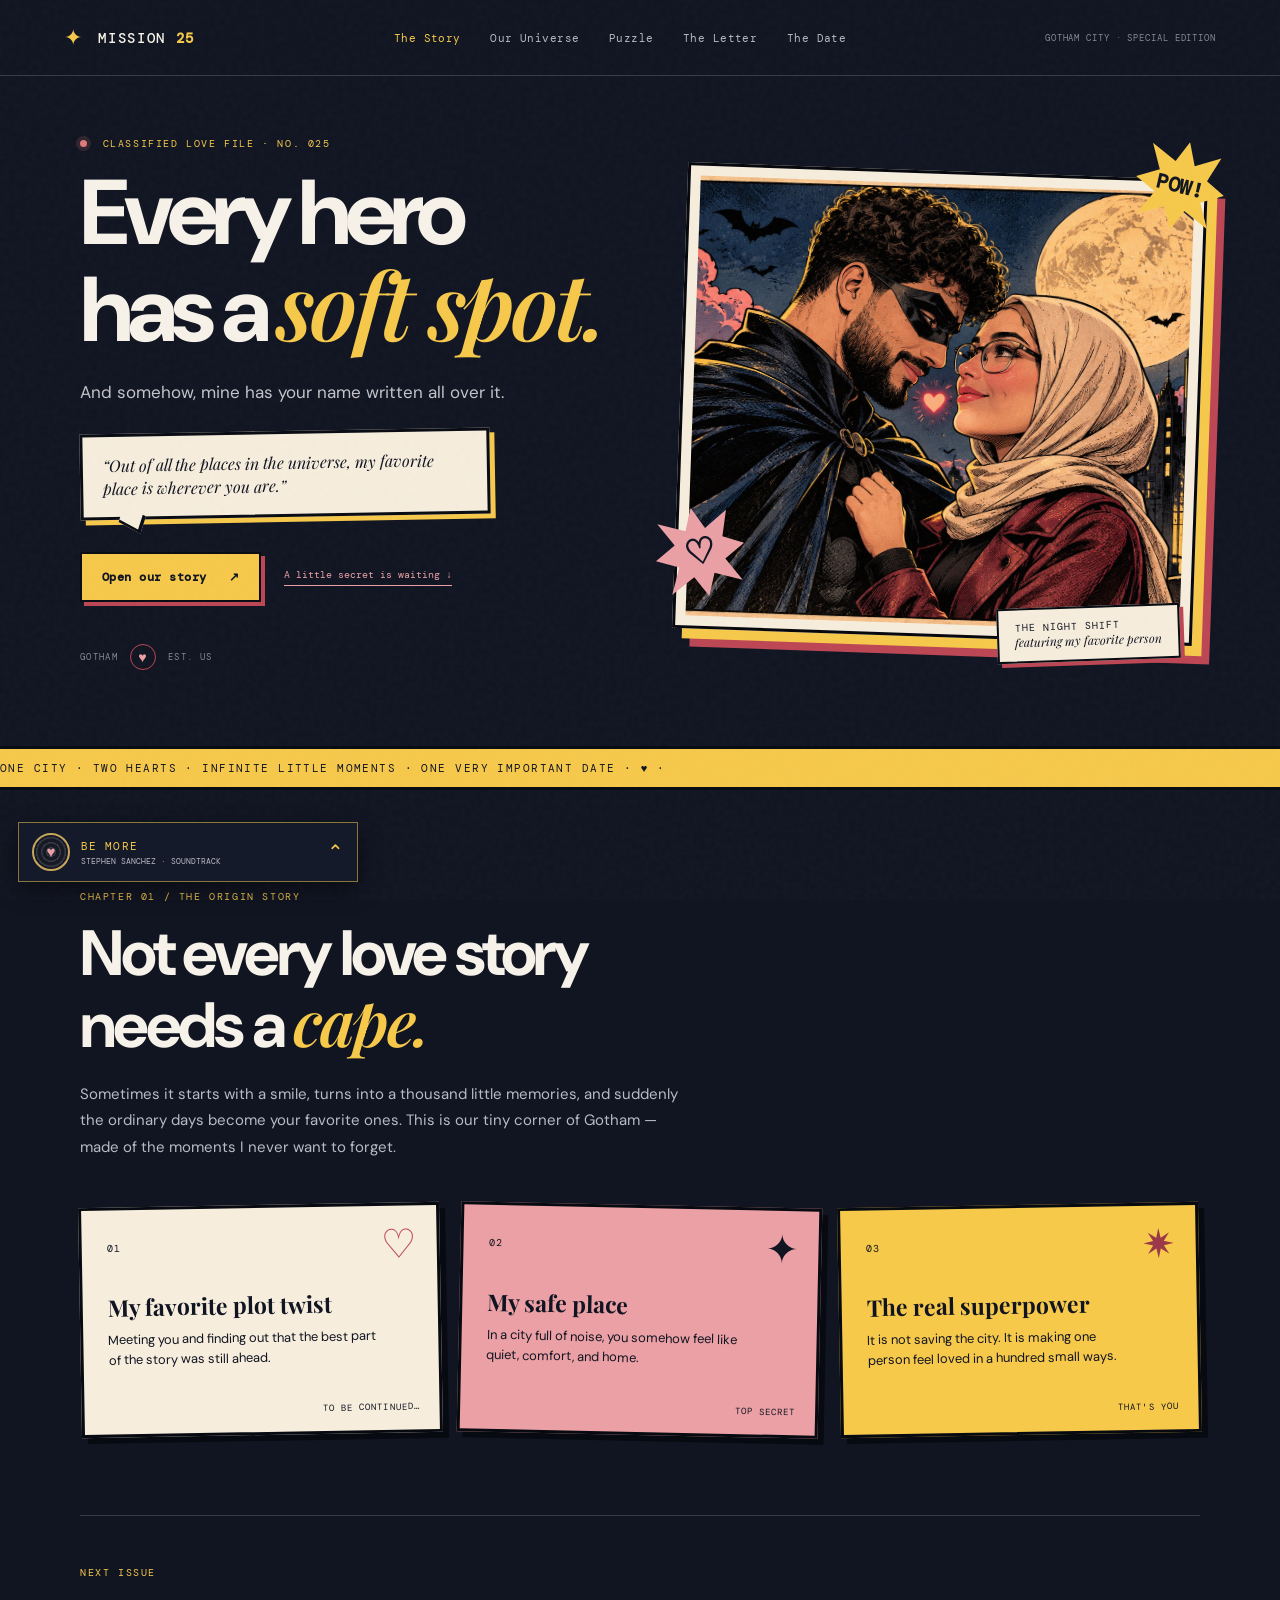
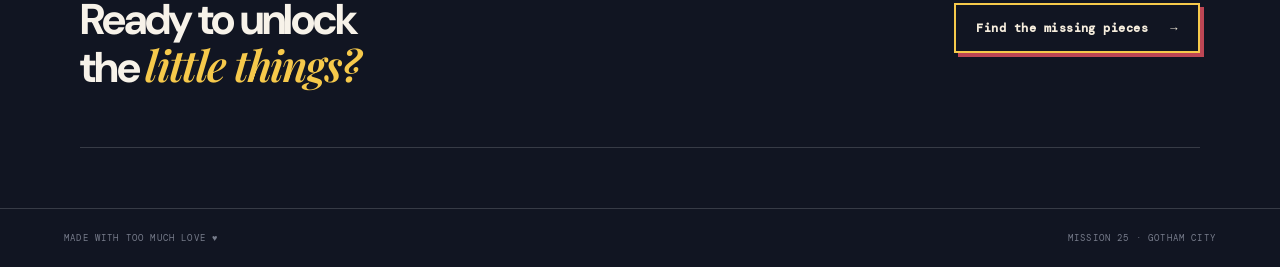
<file: index.html>
<!doctype html>
<html lang="en">
<head>
  <meta charset="utf-8">
  <meta name="viewport" content="width=device-width, initial-scale=1">
  <meta name="theme-color" content="#111522">
  <title>MISSION 25 — The Gotham Love Story</title>
  <link rel="preconnect" href="https://fonts.googleapis.com">
  <link rel="preconnect" href="https://fonts.gstatic.com" crossorigin>
  <link href="https://fonts.googleapis.com/css2?family=DM+Mono:wght@400;500&family=DM+Sans:wght@400;500;600;700;800&family=Playfair+Display:ital,wght@0,600;0,700;1,600;1,700&display=swap" rel="stylesheet">
  <link rel="stylesheet" href="style.css">
</head>
<body class="home-page">
  <div class="grain"></div>
  <header class="topbar">
    <a class="brand" href="index.html"><span class="brand-mark">✦</span> MISSION <b>25</b></a>
    <nav><a class="active" href="index.html">The Story</a><a href="memories.html">Our Universe</a><a href="puzzle.html">Puzzle</a><a href="letter.html">The Letter</a><a href="date.html">The Date</a></nav>
    <span class="issue">GOTHAM CITY · SPECIAL EDITION</span>
  </header>

  <main>
    <section class="hero wrap">
      <div class="hero-copy">
        <p class="eyebrow"><span class="live-dot"></span> CLASSIFIED LOVE FILE · NO. 025</p>
        <h1>Every hero<br>has a <em>soft spot.</em></h1>
        <p class="hero-sub">And somehow, mine has your name written all over it.</p>
        <div class="speech-bubble">“Out of all the places in the universe, my favorite place is wherever you are.”</div>
        <div class="hero-actions"><a class="btn btn-yellow" href="memories.html">Open our story <span>↗</span></a><a class="text-link" href="puzzle.html">A little secret is waiting ↓</a></div>
        <div class="hero-stamp"><span>GOTHAM</span><b>♥</b><span>EST. US</span></div>
      </div>
      <div class="hero-art">
        <div class="comic-frame"><img src="assets/gotham-romance-comic.png" alt="Original romantic Gotham-inspired comic illustration"></div>
        <span class="burst burst-one">POW!</span><span class="burst burst-two">♡</span>
        <div class="caption-box">THE NIGHT SHIFT<br><small>featuring my favorite person</small></div>
      </div>
    </section>

    <section class="ticker"><div>ONE CITY · TWO HEARTS · INFINITE LITTLE MOMENTS · ONE VERY IMPORTANT DATE · ♥ · </div></section>

    <section class="wrap chapter-intro">
      <p class="eyebrow">CHAPTER 01 / THE ORIGIN STORY</p>
      <h2>Not every love story<br>needs a <em>cape.</em></h2>
      <p class="body-copy">Sometimes it starts with a smile, turns into a thousand little memories, and suddenly the ordinary days become your favorite ones. This is our tiny corner of Gotham — made of the moments I never want to forget.</p>
      <div class="chapter-grid">
        <article class="mini-panel panel-cream"><span class="panel-no">01</span><span class="doodle-heart">♡</span><h3>My favorite plot twist</h3><p>Meeting you and finding out that the best part of the story was still ahead.</p><span class="panel-tag">TO BE CONTINUED…</span></article>
        <article class="mini-panel panel-pink"><span class="panel-no">02</span><span class="doodle-bat">✦</span><h3>My safe place</h3><p>In a city full of noise, you somehow feel like quiet, comfort, and home.</p><span class="panel-tag">TOP SECRET</span></article>
        <article class="mini-panel panel-yellow"><span class="panel-no">03</span><span class="doodle-star">✷</span><h3>The real superpower</h3><p>It is not saving the city. It is making one person feel loved in a hundred small ways.</p><span class="panel-tag">THAT'S YOU</span></article>
      </div>
    </section>

    <section class="feature-strip wrap">
      <div><p class="eyebrow">NEXT ISSUE</p><h2>Ready to unlock<br>the <em>little things?</em></h2></div>
      <a class="btn btn-dark" href="puzzle.html">Find the missing pieces <span>→</span></a>
    </section>
  </main>
  <footer class="site-footer"><span>MADE WITH TOO MUCH LOVE ♥</span><span>MISSION 25 · GOTHAM CITY</span></footer>
  <script src="script.js"></script>
</body>
</html>
</file>
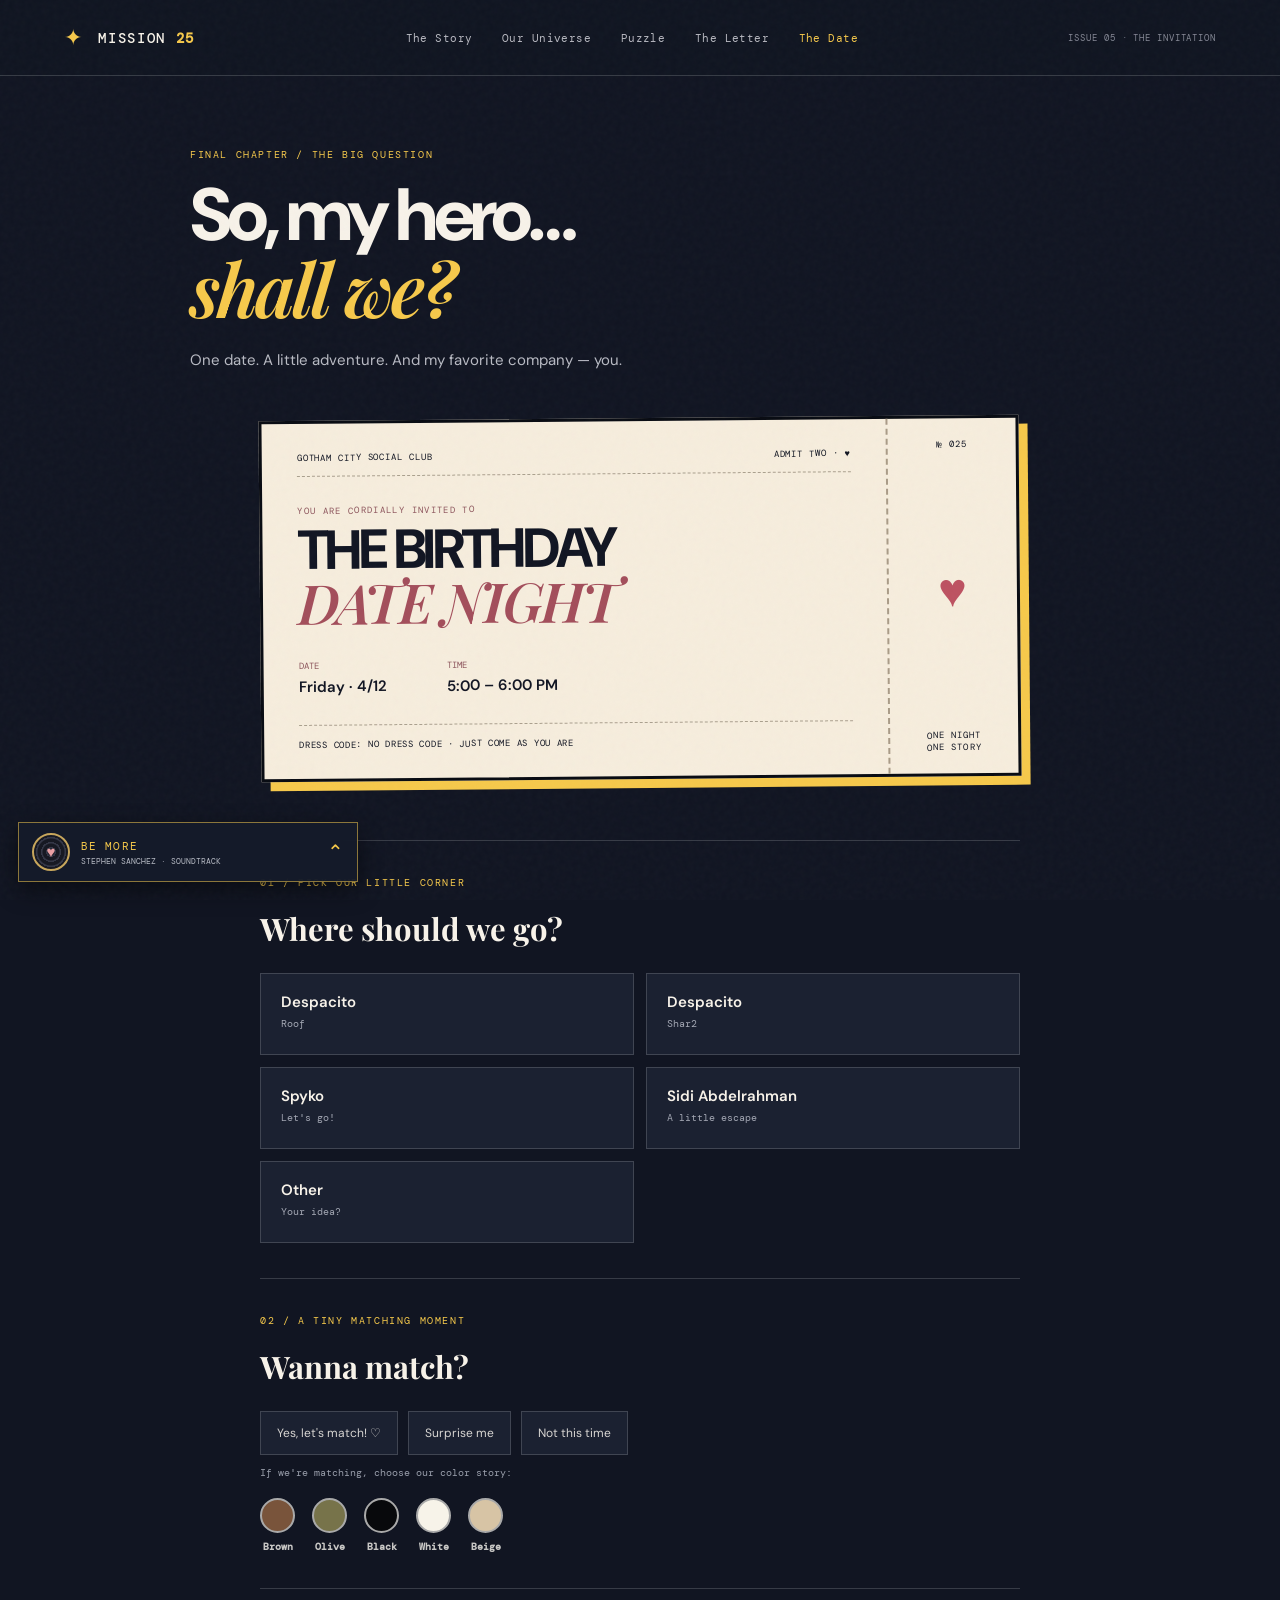
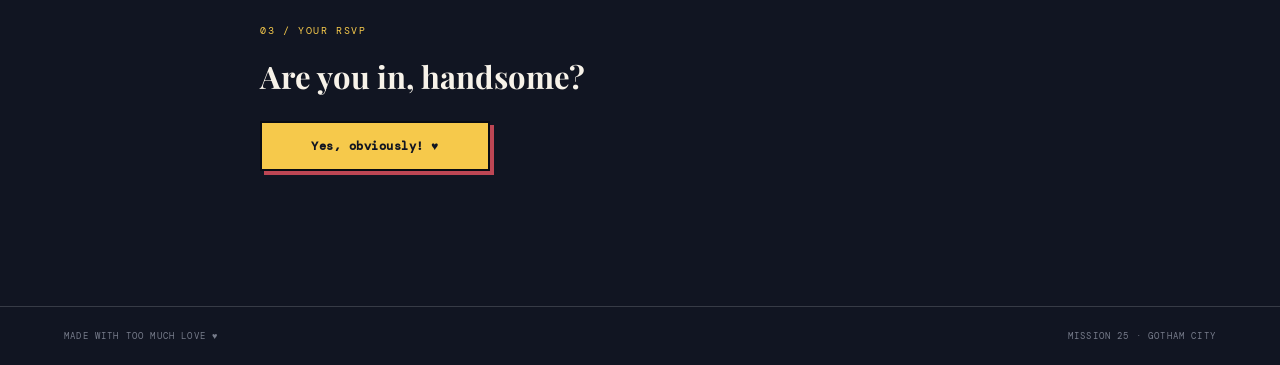
<file: date.html>
<!doctype html>
<html lang="en"><head><meta charset="utf-8"><meta name="viewport" content="width=device-width, initial-scale=1"><meta name="theme-color" content="#111522"><title>Your Date, My Hero — MISSION 25</title><link rel="preconnect" href="https://fonts.googleapis.com"><link href="https://fonts.googleapis.com/css2?family=DM+Mono:wght@400;500&family=DM+Sans:wght@400;500;600;700;800&family=Playfair+Display:ital,wght@0,600;0,700;1,600;1,700&display=swap" rel="stylesheet"><link rel="stylesheet" href="style.css"></head>
<body><div class="grain"></div><header class="topbar"><a class="brand" href="index.html"><span class="brand-mark">✦</span> MISSION <b>25</b></a><nav><a href="index.html">The Story</a><a href="memories.html">Our Universe</a><a href="puzzle.html">Puzzle</a><a href="letter.html">The Letter</a><a class="active" href="date.html">The Date</a></nav><span class="issue">ISSUE 05 · THE INVITATION</span></header>
<main class="wrap page-main date-page"><div class="page-heading"><p class="eyebrow">FINAL CHAPTER / THE BIG QUESTION</p><h1>So, my hero…<br><em>shall we?</em></h1><p class="body-copy">One date. A little adventure. And my favorite company — you.</p></div>
<div class="ticket"><div class="ticket-main"><div class="ticket-header"><span>GOTHAM CITY SOCIAL CLUB</span><span>ADMIT TWO · ♥</span></div><p class="ticket-kicker">YOU ARE CORDIALLY INVITED TO</p><h2>THE BIRTHDAY<br><em>DATE NIGHT</em></h2><div class="ticket-meta"><div><small>DATE</small><b>Friday · 4/12</b></div><div><small>TIME</small><b>5:00 – 6:00 PM</b></div></div><div class="ticket-bottom">DRESS CODE: NO DRESS CODE · JUST COME AS YOU ARE</div></div><div class="ticket-stub"><span>№ 025</span><div class="ticket-heart">♥</div><span>ONE NIGHT<br>ONE STORY</span></div></div>
<form id="date-form" class="date-form">
  <section class="form-section"><p class="eyebrow">01 / PICK OUR LITTLE CORNER</p><h2>Where should we go?</h2><div class="choice-grid">
    <label class="choice"><input type="radio" name="place" value="Despacito (Roof)" required><span><b>Despacito</b><small>Roof</small></span></label>
    <label class="choice"><input type="radio" name="place" value="Despacito (Shar2)"><span><b>Despacito</b><small>Shar2</small></span></label>
    <label class="choice"><input type="radio" name="place" value="Spyko"><span><b>Spyko</b><small>Let's go!</small></span></label>
    <label class="choice"><input type="radio" name="place" value="Sidi Abdelrahman"><span><b>Sidi Abdelrahman</b><small>A little escape</small></span></label>
    <label class="choice"><input type="radio" name="place" value="Other" id="other-radio"><span><b>Other</b><small>Your idea?</small></span></label>
  </div><input class="other-input" id="other-place" type="text" placeholder="Tell me where your heart wants to go…" aria-label="Other place"></section>
  <section class="form-section"><p class="eyebrow">02 / A TINY MATCHING MOMENT</p><h2>Wanna match?</h2><div class="match-toggle"><label><input type="radio" name="match" value="Yes, let's match!" required><span>Yes, let's match! ♡</span></label><label><input type="radio" name="match" value="Let's keep it a surprise"><span>Surprise me</span></label><label><input type="radio" name="match" value="No matching this time"><span>Not this time</span></label></div><p class="tiny-note">If we're matching, choose our color story:</p><div class="color-row">
    <label class="color-choice"><input type="checkbox" name="colors" value="Brown"><span class="swatch brown"></span><b>Brown</b></label>
    <label class="color-choice"><input type="checkbox" name="colors" value="Olive"><span class="swatch olive"></span><b>Olive</b></label>
    <label class="color-choice"><input type="checkbox" name="colors" value="Black"><span class="swatch black"></span><b>Black</b></label>
    <label class="color-choice"><input type="checkbox" name="colors" value="White"><span class="swatch white"></span><b>White</b></label>
    <label class="color-choice"><input type="checkbox" name="colors" value="Beige"><span class="swatch beige"></span><b>Beige</b></label>
  </div></section>
  <section class="form-section"><p class="eyebrow">03 / YOUR RSVP</p><h2>Are you in, handsome?</h2><button class="btn btn-yellow submit-btn" type="submit">Yes, obviously! ♥</button><div id="rsvp-result" class="rsvp-result" aria-live="polite"></div></section>
</form>
</main><footer class="site-footer"><span>MADE WITH TOO MUCH LOVE ♥</span><span>MISSION 25 · GOTHAM CITY</span></footer><script src="script.js"></script></body></html>
</file>
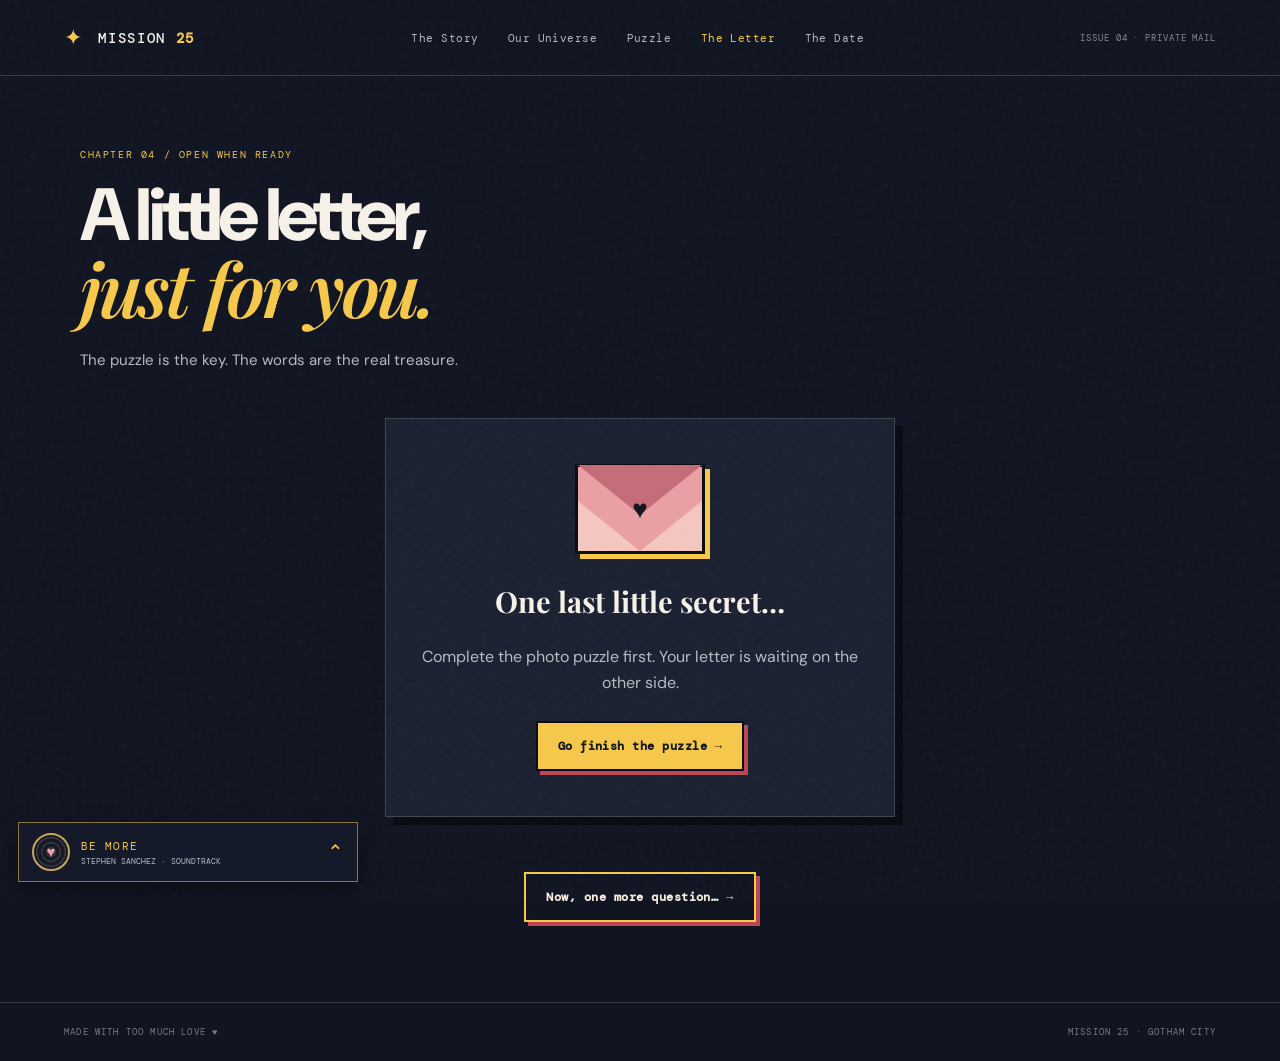
<file: letter.html>
<!doctype html>
<html lang="en"><head><meta charset="utf-8"><meta name="viewport" content="width=device-width, initial-scale=1"><meta name="theme-color" content="#111522"><title>A Letter For You — MISSION 25</title><link rel="preconnect" href="https://fonts.googleapis.com"><link href="https://fonts.googleapis.com/css2?family=DM+Mono:wght@400;500&family=DM+Sans:wght@400;500;600;700;800&family=Playfair+Display:ital,wght@0,600;0,700;1,600;1,700&display=swap" rel="stylesheet"><link rel="stylesheet" href="style.css"></head>
<body><div class="grain"></div><header class="topbar"><a class="brand" href="index.html"><span class="brand-mark">✦</span> MISSION <b>25</b></a><nav><a href="index.html">The Story</a><a href="memories.html">Our Universe</a><a href="puzzle.html">Puzzle</a><a class="active" href="letter.html">The Letter</a><a href="date.html">The Date</a></nav><span class="issue">ISSUE 04 · PRIVATE MAIL</span></header>
<main class="wrap page-main letter-page"><div class="page-heading"><p class="eyebrow">CHAPTER 04 / OPEN WHEN READY</p><h1>A little letter,<br><em>just for you.</em></h1><p class="body-copy">The puzzle is the key. The words are the real treasure.</p></div>
<div id="letter-gate" class="gate-card"><div class="envelope-illustration"><div class="envelope-flap"></div><div class="envelope-heart">♥</div></div><h2>One last little secret…</h2><p>Complete the photo puzzle first. Your letter is waiting on the other side.</p><a class="btn btn-yellow" href="puzzle.html">Go finish the puzzle →</a></div>
<article id="letter-content" class="letter-paper hidden"><div class="paper-top"><span>GOTHAM POST · PERSONAL</span><span>♥ SEALED WITH LOVE</span></div><p class="letter-salutation">To my favorite person,</p><p class="letter-message">If I could choose one person to do all the ordinary things with — the random talks, the long days, the silly jokes, the quiet moments, and every little adventure — I would still choose you. Every single time.</p><p class="letter-message">You make my world feel softer. You remind me that love can be found in the smallest details: in a reassuring word, a thoughtful gesture, a familiar smile, and the comfort of knowing someone is truly there. I hope you never doubt how special you are to me, or how proud I am of the person you are and the person you're becoming.</p><p class="letter-message">This little website is only a tiny piece of what I feel. I hope it makes you smile half as much as you make me smile. Happy 25th, my favorite boy. ♡</p><p class="letter-sign">Always your biggest fan,<br><em>your girl ♡</em></p><div class="letter-divider"></div><section class="love-list"><p class="eyebrow">THE THINGS I NOTICE</p><h2>15 Things I Love<br><em>About You ♡</em></h2><ol id="love-list"></ol></section><p class="face-to-face">And one day, I want to tell you all of this face to face, in person — while looking right at you. ♡</p></article>
<div class="bottom-nav"><a class="btn btn-dark" href="date.html">Now, one more question… →</a></div></main><footer class="site-footer"><span>MADE WITH TOO MUCH LOVE ♥</span><span>MISSION 25 · GOTHAM CITY</span></footer><script src="script.js"></script></body></html>
</file>
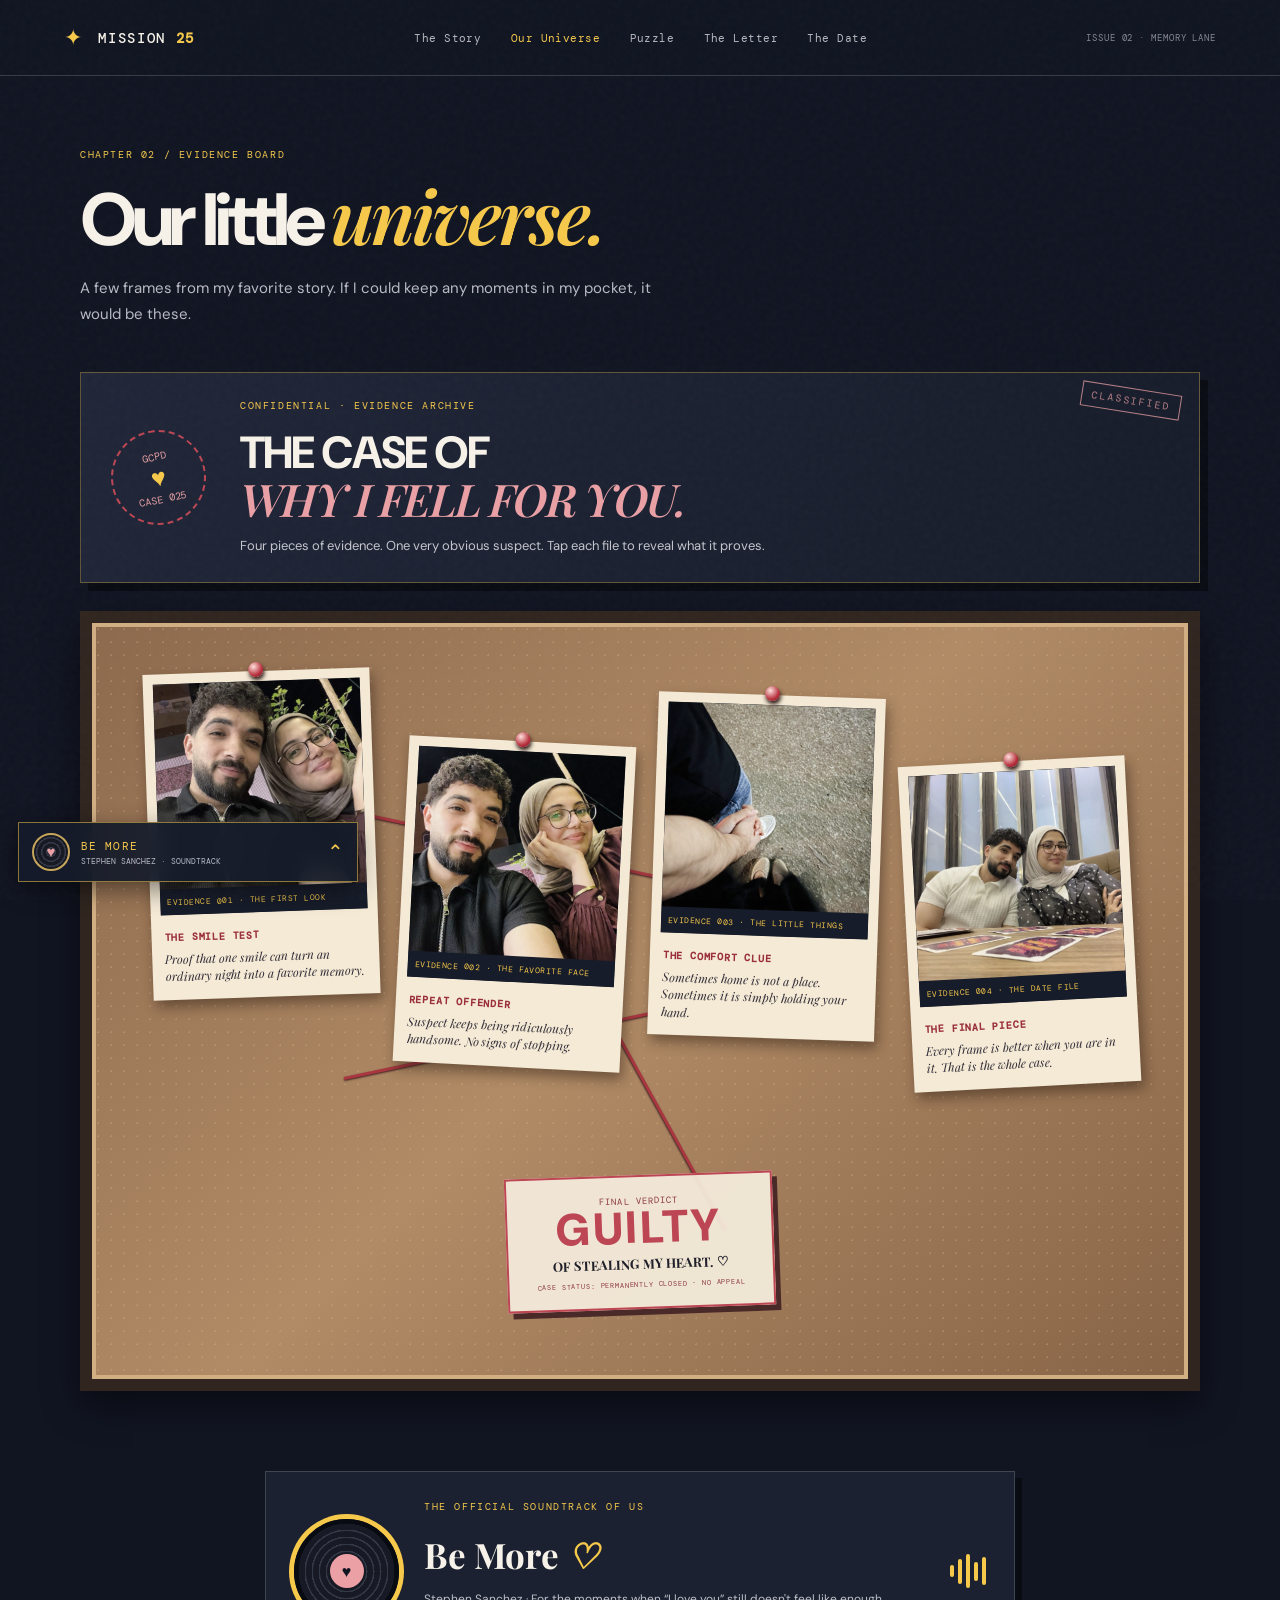
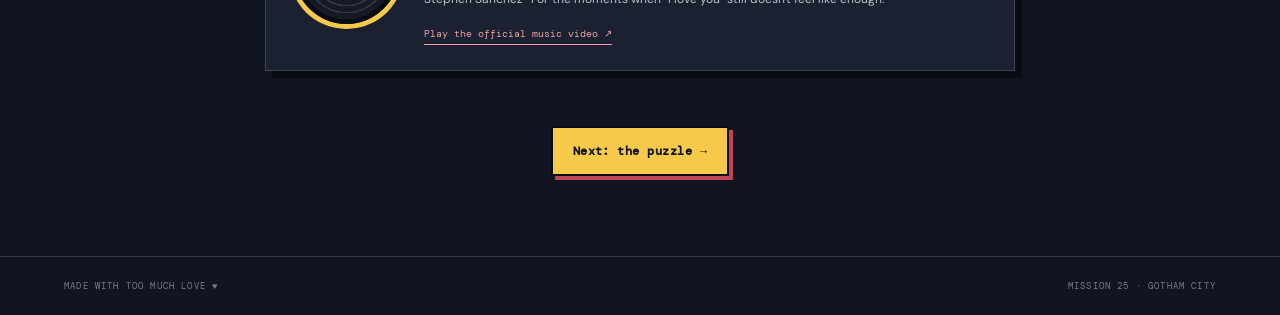
<file: memories.html>
<!doctype html>
<html lang="en"><head><meta charset="utf-8"><meta name="viewport" content="width=device-width, initial-scale=1"><meta name="theme-color" content="#111522"><title>Our Little Universe — MISSION 25</title><link rel="preconnect" href="https://fonts.googleapis.com"><link href="https://fonts.googleapis.com/css2?family=DM+Mono:wght@400;500&family=DM+Sans:wght@400;500;600;700;800&family=Playfair+Display:ital,wght@0,600;0,700;1,600;1,700&display=swap" rel="stylesheet"><link rel="stylesheet" href="style.css"></head>
<body><div class="grain"></div><header class="topbar"><a class="brand" href="index.html"><span class="brand-mark">✦</span> MISSION <b>25</b></a><nav><a href="index.html">The Story</a><a class="active" href="memories.html">Our Universe</a><a href="puzzle.html">Puzzle</a><a href="letter.html">The Letter</a><a href="date.html">The Date</a></nav><span class="issue">ISSUE 02 · MEMORY LANE</span></header>
<main class="wrap page-main"><div class="page-heading"><p class="eyebrow">CHAPTER 02 / EVIDENCE BOARD</p><h1>Our little <em>universe.</em></h1><p class="body-copy">A few frames from my favorite story. If I could keep any moments in my pocket, it would be these.</p></div>
<section class="evidence-intro">
  <div class="case-stamp"><span>GCPD</span><b>♥</b><span>CASE 025</span></div>
  <div><p class="eyebrow">CONFIDENTIAL · EVIDENCE ARCHIVE</p><h2>THE CASE OF<br><em>WHY I FELL FOR YOU.</em></h2><p>Four pieces of evidence. One very obvious suspect. Tap each file to reveal what it proves.</p></div>
</section>
<div class="evidence-board" aria-label="Interactive romantic evidence board">
  <div class="evidence-thread thread-one"></div><div class="evidence-thread thread-two"></div><div class="evidence-thread thread-three"></div>
  <article class="evidence-item evidence-a"><span class="evidence-pin"></span><button class="evidence-photo" type="button" aria-expanded="false"><img src="assets/memory-night-1.jpg" alt="A night selfie together"><span class="evidence-label">EVIDENCE 001 · THE FIRST LOOK</span><span class="evidence-reveal">EXHIBIT A</span></button><div class="evidence-note"><b>THE SMILE TEST</b><p>Proof that one smile can turn an ordinary night into a favorite memory.</p></div></article>
  <article class="evidence-item evidence-b"><span class="evidence-pin"></span><button class="evidence-photo" type="button" aria-expanded="false"><img src="assets/memory-night-2.jpg" alt="Another night selfie together"><span class="evidence-label">EVIDENCE 002 · THE FAVORITE FACE</span><span class="evidence-reveal">EXHIBIT B</span></button><div class="evidence-note"><b>REPEAT OFFENDER</b><p>Suspect keeps being ridiculously handsome. No signs of stopping.</p></div></article>
  <article class="evidence-item evidence-c"><span class="evidence-pin"></span><button class="evidence-photo" type="button" aria-expanded="false"><img src="assets/memory-hands.jpg" alt="Holding hands while walking"><span class="evidence-label">EVIDENCE 003 · THE LITTLE THINGS</span><span class="evidence-reveal">EXHIBIT C</span></button><div class="evidence-note"><b>THE COMFORT CLUE</b><p>Sometimes home is not a place. Sometimes it is simply holding your hand.</p></div></article>
  <article class="evidence-item evidence-d"><span class="evidence-pin"></span><button class="evidence-photo" type="button" aria-expanded="false"><img src="assets/memory-date.jpg" alt="A cozy date together"><span class="evidence-label">EVIDENCE 004 · THE DATE FILE</span><span class="evidence-reveal">EXHIBIT D</span></button><div class="evidence-note"><b>THE FINAL PIECE</b><p>Every frame is better when you are in it. That is the whole case.</p></div></article>
  <div class="case-verdict"><span>FINAL VERDICT</span><strong>GUILTY</strong><p>OF STEALING MY HEART. ♡</p><small>CASE STATUS: PERMANENTLY CLOSED · NO APPEAL</small></div>
</div>
<div class="music-card music-card-new"><div class="vinyl"><span>♥</span></div><div class="music-copy"><p class="eyebrow">THE OFFICIAL SOUNDTRACK OF US</p><h2>Be More <em>♡</em></h2><p>Stephen Sanchez · For the moments when “I love you” still doesn't feel like enough.</p><a class="text-link" href="https://www.youtube.com/watch?v=R95ILhksGt8" target="_blank" rel="noopener">Play the official music video ↗</a></div><div class="music-equalizer" aria-hidden="true"><i></i><i></i><i></i><i></i><i></i></div></div>
<div class="bottom-nav"><a class="btn btn-yellow" href="puzzle.html">Next: the puzzle →</a></div></main><footer class="site-footer"><span>MADE WITH TOO MUCH LOVE ♥</span><span>MISSION 25 · GOTHAM CITY</span></footer><script src="script.js"></script></body></html>
</file>
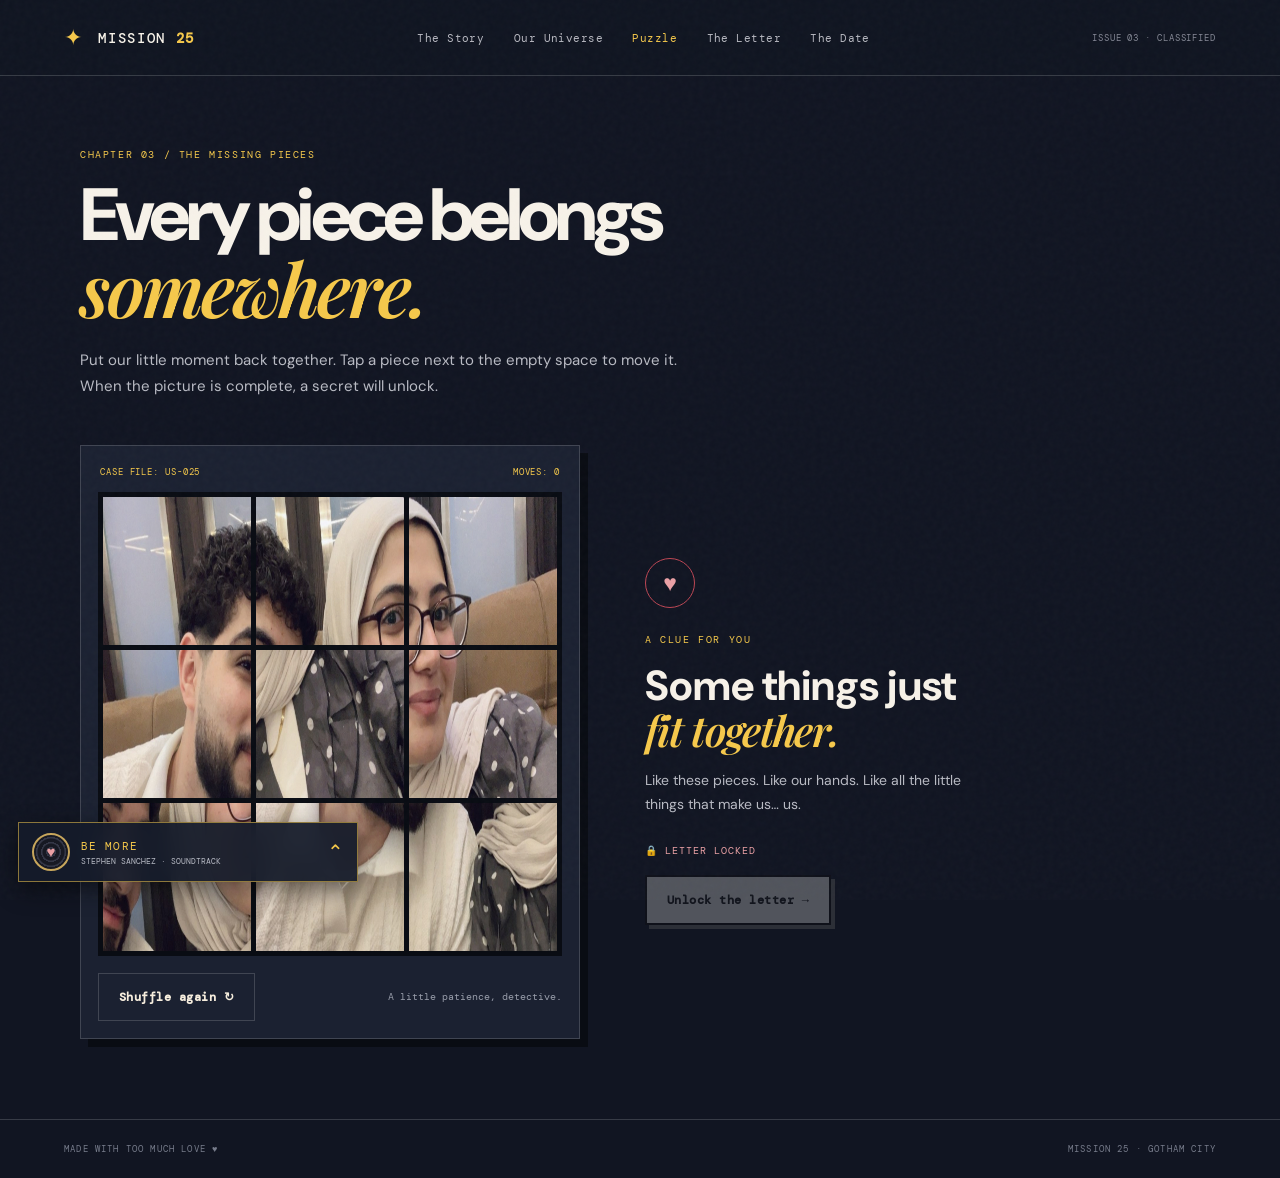
<file: puzzle.html>
<!doctype html>
<html lang="en"><head><meta charset="utf-8"><meta name="viewport" content="width=device-width, initial-scale=1"><meta name="theme-color" content="#111522"><title>The Missing Pieces — MISSION 25</title><link rel="preconnect" href="https://fonts.googleapis.com"><link href="https://fonts.googleapis.com/css2?family=DM+Mono:wght@400;500&family=DM+Sans:wght@400;500;600;700;800&family=Playfair+Display:ital,wght@0,600;0,700;1,600;1,700&display=swap" rel="stylesheet"><link rel="stylesheet" href="style.css"></head>
<body><div class="grain"></div><header class="topbar"><a class="brand" href="index.html"><span class="brand-mark">✦</span> MISSION <b>25</b></a><nav><a href="index.html">The Story</a><a href="memories.html">Our Universe</a><a class="active" href="puzzle.html">Puzzle</a><a href="letter.html">The Letter</a><a href="date.html">The Date</a></nav><span class="issue">ISSUE 03 · CLASSIFIED</span></header>
<main class="wrap page-main puzzle-page"><div class="page-heading"><p class="eyebrow">CHAPTER 03 / THE MISSING PIECES</p><h1>Every piece belongs<br><em>somewhere.</em></h1><p class="body-copy">Put our little moment back together. Tap a piece next to the empty space to move it. When the picture is complete, a secret will unlock.</p></div>
<div class="puzzle-layout"><section class="puzzle-shell"><div class="puzzle-topline"><span>CASE FILE: US-025</span><span id="move-count">MOVES: 0</span></div><div id="puzzle" class="puzzle-grid" aria-label="Sliding photo puzzle"></div><div class="puzzle-controls"><button class="btn btn-outline" id="shuffle-btn">Shuffle again ↻</button><span class="tiny-note">A little patience, detective.</span></div></section>
<aside class="puzzle-note"><span class="note-icon">♥</span><p class="eyebrow">A CLUE FOR YOU</p><h2>Some things just<br><em>fit together.</em></h2><p>Like these pieces. Like our hands. Like all the little things that make us… us.</p><div class="lock-line">🔒 <span id="lock-status">LETTER LOCKED</span></div><a id="unlock-link" class="btn btn-yellow disabled-link" href="letter.html" aria-disabled="true">Unlock the letter →</a></aside></div></main><footer class="site-footer"><span>MADE WITH TOO MUCH LOVE ♥</span><span>MISSION 25 · GOTHAM CITY</span></footer><script src="script.js"></script></body></html>
</file>
<file: style.css>
:root{--ink:#111522;--ink2:#1a2030;--paper:#f6eddd;--cream:#fff8eb;--yellow:#f6c94b;--pink:#eaa0a5;--red:#bd4654;--olive:#77734a;--muted:#a8a9b1;--line:rgba(255,255,255,.16);--mono:"DM Mono",monospace;--sans:"DM Sans",sans-serif;--serif:"Playfair Display",serif}
*{box-sizing:border-box}html{scroll-behavior:smooth}body{margin:0;background:var(--ink);color:#f7f2e9;font-family:var(--sans);overflow-x:hidden}a{color:inherit;text-decoration:none}button,input{font:inherit}.grain{pointer-events:none;position:fixed;inset:0;z-index:20;opacity:.055;background-image:url("data:image/svg+xml,%3Csvg viewBox='0 0 180 180' xmlns='http://www.w3.org/2000/svg'%3E%3Cfilter id='n'%3E%3CfeTurbulence type='fractalNoise' baseFrequency='.9' numOctaves='3' stitchTiles='stitch'/%3E%3C/filter%3E%3Crect width='100%25' height='100%25' filter='url(%23n)' opacity='.5'/%3E%3C/svg%3E")}
.topbar{height:auto;min-height:76px;padding:18px clamp(18px,5vw,72px);display:flex;align-items:center;justify-content:space-between;gap:20px;border-bottom:1px solid var(--line);position:relative;z-index:5;background:rgba(17,21,34,.88)}.brand{font:500 14px var(--mono);letter-spacing:.12em;white-space:nowrap}.brand b{color:var(--yellow)}.brand-mark{color:var(--yellow);font-size:22px;vertical-align:-2px;margin-right:5px}.topbar nav{display:flex;gap:clamp(12px,2.3vw,32px);flex-wrap:wrap;justify-content:center}.topbar nav a{font:11px var(--mono);letter-spacing:.04em;color:#b9bac2;transition:.2s}.topbar nav a:hover,.topbar nav a.active{color:var(--yellow)}.issue{font:9px var(--mono);letter-spacing:.1em;color:#858895;white-space:nowrap}.wrap{width:min(1120px,calc(100% - 44px));margin:auto}.hero{min-height:670px;display:grid;grid-template-columns:1fr 1fr;align-items:center;gap:54px;padding-top:55px;padding-bottom:70px}.eyebrow{font:10px var(--mono);letter-spacing:.16em;color:var(--yellow);margin:0 0 18px}.live-dot{display:inline-block;width:7px;height:7px;border-radius:50%;background:#df7a78;margin-right:8px;box-shadow:0 0 0 4px #df7a7825}.hero h1,.page-heading h1{font-size:clamp(54px,7.2vw,92px);line-height:.98;letter-spacing:-.065em;margin:0;font-weight:800}.hero h1 em,.page-heading h1 em,h2 em{font-family:var(--serif);font-weight:600;color:var(--yellow);letter-spacing:-.04em}.hero-sub{font-size:17px;line-height:1.6;color:#c4c4ca;max-width:430px;margin:24px 0}.speech-bubble{background:var(--paper);color:var(--ink);padding:17px 20px;max-width:410px;border:3px solid #080b12;box-shadow:5px 5px 0 var(--yellow);font:italic 16px var(--serif);line-height:1.45;transform:rotate(-1deg);position:relative}.speech-bubble:after{content:"";position:absolute;bottom:-13px;left:38px;width:18px;height:18px;background:var(--paper);border-right:3px solid #080b12;border-bottom:3px solid #080b12;transform:skew(20deg) rotate(35deg)}.hero-actions{display:flex;align-items:center;gap:23px;margin-top:35px;flex-wrap:wrap}.btn{display:inline-flex;align-items:center;justify-content:center;gap:22px;padding:15px 20px;border:2px solid #090c13;font:600 12px var(--mono);letter-spacing:.04em;cursor:pointer;transition:transform .2s,box-shadow .2s}.btn:hover{transform:translate(-2px,-2px);box-shadow:4px 4px 0 #000}.btn-yellow{background:var(--yellow);color:var(--ink);box-shadow:4px 4px 0 var(--red)}.btn-dark{background:var(--ink);color:var(--paper);border-color:var(--yellow);box-shadow:4px 4px 0 var(--red)}.btn-outline{background:transparent;color:var(--paper);border:1px solid var(--line);box-shadow:none}.text-link{font:10px var(--mono);color:var(--pink);border-bottom:1px solid currentColor;padding-bottom:4px}.hero-stamp{display:flex;align-items:center;gap:12px;margin-top:42px;color:#858895;font:9px var(--mono);letter-spacing:.15em}.hero-stamp b{display:grid;place-items:center;width:26px;height:26px;border:1px solid var(--red);border-radius:50%;color:var(--pink);font-size:14px}.hero-art{position:relative;max-width:520px;margin-left:auto}.comic-frame{padding:10px;background:var(--paper);border:3px solid #05070d;box-shadow:10px 10px 0 var(--yellow),18px 18px 0 var(--red);transform:rotate(2deg)}.comic-frame img{display:block;width:100%;height:440px;object-fit:cover;object-position:center}.burst{position:absolute;display:grid;place-items:center;clip-path:polygon(50% 0,61% 25%,88% 10%,78% 38%,100% 50%,76% 63%,90% 90%,61% 76%,50% 100%,38% 76%,10% 90%,24% 62%,0 50%,24% 37%,10% 10%,39% 24%);font:900 20px var(--mono);color:var(--ink);background:var(--yellow);width:90px;height:90px;z-index:2;transform:rotate(13deg)}.burst-one{right:-25px;top:-30px}.burst-two{left:-25px;bottom:40px;background:var(--pink);font-size:35px;transform:rotate(-12deg)}.caption-box{position:absolute;bottom:-24px;right:20px;background:var(--paper);color:var(--ink);padding:11px 16px;border:2px solid #080b12;box-shadow:4px 4px 0 var(--red);font:10px var(--mono);letter-spacing:.1em;transform:rotate(-2deg)}.caption-box small{font:italic 12px var(--serif);letter-spacing:0}.ticker{overflow:hidden;white-space:nowrap;background:var(--yellow);color:var(--ink);padding:12px 0;border-block:3px solid #080b12;font:11px var(--mono);letter-spacing:.13em}.ticker div{animation:marquee 24s linear infinite}@keyframes marquee{to{transform:translateX(-40%)}}.chapter-intro{padding:100px 0 80px}.chapter-intro h2,.feature-strip h2{font-size:clamp(40px,5vw,64px);line-height:1.04;letter-spacing:-.05em;margin:0}.body-copy{color:#b9bbc4;line-height:1.75;max-width:600px;font-size:15px}.chapter-intro>.body-copy{margin:22px 0 45px}.chapter-grid{display:grid;grid-template-columns:repeat(3,1fr);gap:18px}.mini-panel{min-height:230px;padding:25px;position:relative;color:var(--ink);border:3px solid #070a10;box-shadow:6px 6px 0 #070a10;transform:rotate(-1deg)}.mini-panel:nth-child(2){transform:rotate(1.2deg)}.panel-cream{background:var(--paper)}.panel-pink{background:var(--pink)}.panel-yellow{background:var(--yellow)}.panel-no{font:10px var(--mono);letter-spacing:.1em}.doodle-heart,.doodle-bat,.doodle-star{position:absolute;right:20px;top:12px;font-size:40px;color:var(--red)}.doodle-bat{color:var(--ink)}.doodle-star{color:#9b3949}.mini-panel h3{font:700 23px var(--serif);margin:35px 0 8px}.mini-panel p{font-size:13px;line-height:1.55;margin:0;max-width:270px}.panel-tag{position:absolute;bottom:17px;right:20px;font:9px var(--mono);letter-spacing:.12em}.feature-strip{border-block:1px solid var(--line);padding:50px 0 58px;display:flex;justify-content:space-between;align-items:center;gap:24px;margin-bottom:60px}.feature-strip h2{font-size:43px}.site-footer{border-top:1px solid var(--line);padding:23px clamp(20px,5vw,72px);display:flex;justify-content:space-between;color:#777c8b;font:9px var(--mono);letter-spacing:.13em}.page-main{padding-top:72px;padding-bottom:80px;min-height:75vh}.page-heading{margin-bottom:45px}.page-heading h1{font-size:clamp(48px,6vw,74px)}.page-heading .body-copy{margin-top:18px}.memory-comic{display:grid;grid-template-columns:1.05fr .95fr;gap:25px;align-items:start}.memory-card{margin:0;padding:9px;background:var(--paper);border:3px solid #05070d;box-shadow:7px 7px 0 var(--red);color:var(--ink)}.memory-card img{display:block;width:100%;object-fit:cover;background:#ddd}.memory-large img{height:390px}.memory-tall{transform:rotate(1.2deg);margin-top:38px}.memory-tall img{height:440px}.memory-wide{grid-column:1 / -1;width:72%;transform:rotate(-1deg);margin:5px auto 0}.memory-wide img{height:310px;object-fit:cover;object-position:center 45%}.memory-date{width:80%;grid-column:1/-1;justify-self:end;transform:rotate(1deg);margin-top:5px}.memory-date img{height:360px;object-fit:cover;object-position:center 38%}.memory-card figcaption{display:flex;gap:15px;align-items:center;padding:11px 5px 3px;font-size:12px}.memory-card figcaption b{font:9px var(--mono);color:var(--red);white-space:nowrap}.music-card{margin:80px auto 20px;max-width:750px;display:flex;gap:25px;align-items:center;padding:28px;background:#1b2131;border:1px solid var(--line);box-shadow:7px 7px 0 #090c13}.music-card h2{font:700 35px var(--serif);margin:0}.music-card p:not(.eyebrow){color:#b7bac3;font-size:13px}.vinyl{width:105px;height:105px;flex:none;border-radius:50%;display:grid;place-items:center;background:repeating-radial-gradient(circle,#171a24 0 5px,#333847 6px 7px);border:5px solid #080b12;box-shadow:0 0 0 5px var(--yellow)}.vinyl span{width:34px;height:34px;border-radius:50%;display:grid;place-items:center;background:var(--pink);color:var(--ink)}.bottom-nav{display:flex;justify-content:center;margin:55px 0 0}.puzzle-layout{display:grid;grid-template-columns:minmax(300px,500px) 1fr;gap:65px;align-items:center}.puzzle-shell{background:#1b2131;border:1px solid var(--line);padding:17px;box-shadow:8px 8px 0 #090c13}.puzzle-topline{display:flex;justify-content:space-between;color:var(--yellow);font:9px var(--mono);letter-spacing:.1em;padding:3px 2px 14px}.puzzle-grid{display:grid;grid-template-columns:repeat(3,1fr);gap:5px;aspect-ratio:1;background:#090c13;padding:5px}.puzzle-tile{border:0;min-width:0;aspect-ratio:1;background-image:url("assets/puzzle-photo.jpg");background-size:300% 300%;cursor:pointer;position:relative;transition:filter .15s,transform .15s}.puzzle-tile:focus-visible{outline:3px solid var(--yellow);outline-offset:-3px}.puzzle-tile:hover{filter:brightness(1.13)}.puzzle-tile.blank{background:#272c3b!important;border:1px dashed #656a77;cursor:default}.puzzle-tile.blank:after{content:"♡";position:absolute;inset:0;display:grid;place-items:center;color:#777e90;font-size:28px}.puzzle-controls{display:flex;align-items:center;justify-content:space-between;gap:12px;margin-top:17px}.tiny-note{font:10px var(--mono);color:#999eab;line-height:1.5}.puzzle-note{max-width:350px}.note-icon{display:grid;place-items:center;width:50px;height:50px;border:1px solid var(--red);color:var(--pink);font-size:23px;border-radius:50%;margin-bottom:25px}.puzzle-note h2{font-size:42px;line-height:1.05;margin:0}.puzzle-note p:not(.eyebrow){color:#b9bbc4;line-height:1.7;font-size:14px}.lock-line{font:10px var(--mono);letter-spacing:.1em;color:var(--pink);margin:28px 0 18px}.disabled-link{opacity:.35;pointer-events:none;filter:grayscale(1)}.gate-card{max-width:510px;margin:40px auto 20px;text-align:center;padding:45px 30px;background:#1b2131;border:1px solid var(--line);box-shadow:8px 8px 0 #080b12}.gate-card h2{font:700 29px var(--serif)}.gate-card p{color:#b9bbc4;line-height:1.6;margin-bottom:25px}.envelope-illustration{width:130px;height:90px;margin:0 auto 28px;position:relative;background:var(--pink);border:3px solid #090c13;box-shadow:5px 5px 0 var(--yellow);display:grid;place-items:center}.envelope-illustration:before,.envelope-illustration:after{content:"";position:absolute;bottom:0;width:0;height:0;border-style:solid}.envelope-illustration:before{left:0;border-width:0 62px 50px 0;border-color:transparent transparent #f4c7c0 transparent}.envelope-illustration:after{right:0;border-width:0 0 50px 62px;border-color:transparent transparent #f4c7c0 transparent}.envelope-flap{position:absolute;top:-2px;left:0;width:0;height:0;border-left:62px solid transparent;border-right:62px solid transparent;border-top:50px solid #c66c7a;z-index:1}.envelope-heart{z-index:2;color:var(--ink);font-size:26px}.hidden{display:none!important}.letter-paper{max-width:820px;margin:30px auto 0;background:var(--paper);color:#292635;padding:clamp(25px,5vw,60px);border:7px double #b98e67;box-shadow:10px 10px 0 #090c13;position:relative}.paper-top{display:flex;justify-content:space-between;gap:10px;border-bottom:1px solid #c7b59c;padding-bottom:13px;color:#8c6a50;font:9px var(--mono);letter-spacing:.1em}.letter-salutation{font:italic 27px var(--serif);margin:40px 0 20px}.letter-message{font:16px/1.85 var(--serif);color:#4a3f3d}.letter-sign{font:italic 18px/1.6 var(--serif);text-align:right;margin:35px 0}.letter-sign em{font-size:26px;color:#9b4c58}.letter-divider{height:1px;background:#c9b79d;margin:45px 0}.love-list h2{font:700 clamp(32px,5vw,48px)/1.05 var(--serif);margin:0 0 25px}.love-list h2 em{color:#a34e5b}.love-list ol{padding-left:25px}.love-list li{padding:0 0 18px 8px;font:15px/1.75 var(--serif);color:#4a3f3d}.love-list li::marker{font:12px var(--mono);color:#a34e5b}.face-to-face{background:#f0d9cf;border-left:4px solid #a34e5b;padding:18px 20px;font:italic 18px/1.6 var(--serif);color:#673c47;margin-top:35px}.date-page{max-width:900px}.ticket{display:grid;grid-template-columns:1fr 130px;max-width:760px;margin:0 auto 60px;background:var(--paper);color:var(--ink);border:3px solid #080b12;box-shadow:9px 9px 0 var(--yellow);transform:rotate(-.5deg)}.ticket-main{padding:28px 35px}.ticket-header{display:flex;justify-content:space-between;border-bottom:1px dashed #aaa08e;padding-bottom:12px;font:9px var(--mono);letter-spacing:.1em}.ticket-kicker{font:9px var(--mono);letter-spacing:.15em;margin:28px 0 8px;color:#8d555c}.ticket h2{font:800 clamp(34px,5vw,55px)/.94 var(--sans);letter-spacing:-.06em;margin:0}.ticket h2 em{color:#a34e5b}.ticket-meta{display:flex;gap:60px;margin:28px 0}.ticket-meta div{display:flex;flex-direction:column;gap:5px}.ticket-meta small{font:9px var(--mono);color:#8d555c}.ticket-meta b{font:600 15px var(--sans)}.ticket-bottom{border-top:1px dashed #aaa08e;padding-top:13px;font:9px var(--mono);letter-spacing:.08em}.ticket-stub{border-left:2px dashed #a99b87;display:flex;flex-direction:column;justify-content:space-between;align-items:center;padding:20px 10px;font:9px var(--mono);letter-spacing:.12em;text-align:center}.ticket-heart{font-size:48px;color:#bd5261}.date-form{max-width:760px;margin:auto}.form-section{border-top:1px solid var(--line);padding:35px 0}.form-section h2{font:700 31px var(--serif);margin:0 0 24px}.choice-grid{display:grid;grid-template-columns:repeat(2,1fr);gap:12px}.choice{cursor:pointer}.choice input,.match-toggle input,.color-choice input{position:absolute;opacity:0;pointer-events:none}.choice span{display:flex;flex-direction:column;gap:5px;padding:18px 20px;background:#1b2131;border:1px solid var(--line);min-height:82px;transition:.2s}.choice b{font:600 15px var(--sans)}.choice small{font:10px var(--mono);color:#a4a8b4}.choice input:checked+span{border:2px solid var(--yellow);background:#292b32;box-shadow:4px 4px 0 var(--red)}.other-input{width:100%;margin-top:12px;padding:14px 16px;background:#1b2131;border:1px solid var(--line);color:#fff;display:none}.other-input.show{display:block}.match-toggle{display:flex;gap:10px;flex-wrap:wrap}.match-toggle label span{display:block;border:1px solid var(--line);padding:13px 16px;background:#1b2131;color:#d7d5d2;font-size:12px;cursor:pointer}.match-toggle input:checked+span{border-color:var(--yellow);color:var(--yellow)}.color-row{display:flex;gap:17px;flex-wrap:wrap;margin-top:18px}.color-choice{display:flex;flex-direction:column;align-items:center;gap:7px;cursor:pointer;font:10px var(--mono);color:#c8c7c5}.swatch{width:35px;height:35px;border-radius:50%;border:2px solid #a9a9a9;display:block;box-shadow:0 0 0 3px transparent}.color-choice input:checked+.swatch{outline:2px solid var(--yellow);outline-offset:3px}.swatch.brown{background:#79543b}.swatch.olive{background:#77734a}.swatch.black{background:#08090c}.swatch.white{background:#f7f3e9}.swatch.beige{background:#d7c4a5}.submit-btn{min-width:230px}.rsvp-result{margin-top:20px;color:var(--yellow);font:12px/1.7 var(--mono);white-space:pre-line}
@media(max-width:850px){.topbar{flex-wrap:wrap;justify-content:center}.topbar nav{order:3;width:100%;gap:16px}.issue{display:none}.hero{grid-template-columns:1fr;gap:48px;padding-top:65px}.hero-art{width:min(100%,520px);margin:0 auto}.hero-copy{max-width:620px}.comic-frame img{height:auto;max-height:440px}.chapter-grid{grid-template-columns:1fr}.mini-panel{min-height:190px}.feature-strip{align-items:flex-start;flex-direction:column}.puzzle-layout{grid-template-columns:1fr;gap:40px}.puzzle-shell{max-width:520px;width:100%;margin:auto}.puzzle-note{max-width:520px;margin:auto}.memory-comic{gap:16px}.memory-large img,.memory-tall img{height:300px}.memory-wide{width:90%}.memory-date{width:92%}}
@media(max-width:560px){.wrap{width:calc(100% - 32px)}.topbar{padding:15px 12px}.topbar nav{gap:10px 15px}.topbar nav a{font-size:9px}.brand{font-size:12px}.hero{min-height:0;padding:55px 0 60px}.hero h1{font-size:58px}.hero-sub{font-size:15px}.speech-bubble{font-size:14px}.comic-frame img{height:300px}.burst-one{right:-9px;width:70px;height:70px;font-size:15px}.burst-two{left:-9px;width:65px;height:65px}.chapter-intro{padding:75px 0 55px}.chapter-intro h2{font-size:43px}.feature-strip h2{font-size:36px}.site-footer{gap:15px;flex-direction:column;text-align:center}.page-main{padding-top:50px}.page-heading h1{font-size:48px}.memory-comic{grid-template-columns:1fr}.memory-large img,.memory-tall img{height:360px}.memory-tall{margin-top:0}.memory-wide,.memory-date{grid-column:auto;width:100%;margin:0}.memory-wide img,.memory-date img{height:270px}.music-card{padding:18px;gap:18px}.vinyl{width:75px;height:75px}.music-card h2{font-size:28px}.puzzle-layout{gap:32px}.puzzle-controls{flex-direction:column;align-items:flex-start}.ticket{grid-template-columns:1fr 75px}.ticket-main{padding:22px 18px}.ticket-header{font-size:7px}.ticket-stub{padding:15px 5px;font-size:7px}.ticket-heart{font-size:35px}.ticket-meta{gap:24px}.ticket-meta b{font-size:12px}.ticket-bottom{font-size:7px;line-height:1.5}.choice-grid{grid-template-columns:1fr}.match-toggle{flex-direction:column}.match-toggle label span{width:100%}.paper-top{font-size:7px}.letter-message{font-size:15px}.letter-salutation{font-size:24px}.love-list li{font-size:14px}}

.puzzle-tile.selected{outline:4px solid var(--yellow);outline-offset:-4px;filter:brightness(1.18);transform:scale(.97)}

/* Gotham romance evidence room */
.evidence-intro{display:flex;align-items:center;gap:34px;margin:42px 0 28px;padding:26px 30px;background:linear-gradient(115deg,#202638,#171c2a);border:1px solid rgba(246,201,75,.32);box-shadow:8px 8px 0 #090c13;position:relative;overflow:hidden}
.evidence-intro:after{content:"CLASSIFIED";position:absolute;right:18px;top:15px;color:#eaa0a5;font:10px var(--mono);letter-spacing:.2em;transform:rotate(9deg);border:1px solid #eaa0a5;padding:5px 9px;opacity:.75}
.evidence-intro h2{font:800 clamp(28px,4vw,45px)/1.02 var(--sans);letter-spacing:-.04em;margin:0 0 10px}.evidence-intro h2 em{color:var(--pink);font-family:var(--serif)}.evidence-intro p:not(.eyebrow){color:#c5c6ce;max-width:570px;font-size:13px;line-height:1.65;margin:0}
.case-stamp{width:95px;height:95px;flex:0 0 95px;border:2px dashed var(--red);border-radius:50%;display:flex;flex-direction:column;align-items:center;justify-content:center;color:var(--pink);font:10px var(--mono);transform:rotate(-12deg)}.case-stamp b{font-size:25px;color:var(--yellow);line-height:1.2}
.evidence-board{position:relative;isolation:isolate;min-height:780px;padding:48px 5%;display:grid;grid-template-columns:repeat(4,minmax(0,1fr));align-items:start;gap:26px;background-color:#9b7554;background-image:radial-gradient(#d7b58b55 1px,transparent 1px),linear-gradient(135deg,#8d694c,#b18b66 48%,#886447);background-size:13px 13px,cover;border:12px solid #30251f;box-shadow:inset 0 0 0 4px #d2ae83,0 15px 35px #0007;overflow:hidden}
.evidence-thread{position:absolute;z-index:-1;height:3px;background:#a92f3d;box-shadow:0 1px 2px #32131a;transform-origin:left center;opacity:.9}.thread-one{width:46%;left:18%;top:23%;transform:rotate(12deg)}.thread-two{width:45%;left:36%;top:23%;transform:rotate(61deg)}.thread-three{width:48%;left:23%;top:60%;transform:rotate(-12deg)}
.evidence-item{position:relative;z-index:1;min-width:0;padding:10px 10px 14px;background:#f5ead6;color:#24212a;box-shadow:3px 7px 13px #24170f77;transform:rotate(-2deg);transition:transform .25s,box-shadow .25s}.evidence-b{margin-top:70px;transform:rotate(3deg)}.evidence-c{margin-top:24px;transform:rotate(2deg)}.evidence-d{margin-top:90px;transform:rotate(-3deg)}.evidence-item:hover,.evidence-item.revealed{transform:translateY(-7px) rotate(0deg);box-shadow:7px 13px 22px #24170f88}
.evidence-pin{position:absolute;z-index:3;top:-9px;left:calc(50% - 7px);width:15px;height:15px;border-radius:50%;background:radial-gradient(circle at 35% 30%,#ffe1dc,#b82f3d 60%,#631b27);box-shadow:1px 3px 4px #26130e}
.evidence-photo{position:relative;display:block;width:100%;padding:0;border:0;background:#151925;cursor:pointer;text-align:left;overflow:hidden}.evidence-photo img{display:block;width:100%;height:205px;object-fit:cover;filter:saturate(.82)}.evidence-label{display:block;background:#171c2a;color:#f6c94b;padding:8px 7px;font:8px var(--mono);letter-spacing:.06em;white-space:nowrap;overflow:hidden;text-overflow:ellipsis}.evidence-reveal{position:absolute;left:50%;top:50%;transform:translate(-50%,-50%) rotate(-9deg);padding:8px 10px;border:2px solid #bd4654;color:#bd4654;background:#f6eddded;font:700 12px var(--mono);letter-spacing:.08em;opacity:0;transition:opacity .2s;white-space:nowrap}.evidence-item.revealed .evidence-reveal{opacity:1}.evidence-note{padding:10px 3px 0}.evidence-note b{font:700 10px var(--mono);letter-spacing:.08em;color:#9b303d}.evidence-note p{font:italic 12px/1.45 var(--serif);margin:5px 0 0;color:#34303a}
.case-verdict{grid-column:2/4;justify-self:center;align-self:center;margin-top:-5px;padding:18px 28px;text-align:center;background:#f6eddded;border:2px solid #bd4654;box-shadow:5px 6px 0 #492a28;transform:rotate(-2deg);color:#20202a;max-width:320px}.case-verdict span,.case-verdict small{display:block;font:9px var(--mono);letter-spacing:.12em;color:#8c3841}.case-verdict strong{display:block;font:900 45px/.95 var(--sans);color:#bd4654;letter-spacing:.08em}.case-verdict p{font:700 13px var(--serif);margin:5px 0 8px}.case-verdict small{font-size:7px}
.music-card-new{position:relative;overflow:hidden}.music-card-new .music-copy{flex:1}.music-card-new .music-copy p:not(.eyebrow){color:#bfc0c8;font-size:12px;line-height:1.6}.music-equalizer{display:flex;align-items:center;gap:4px;height:38px}.music-equalizer i{display:block;width:4px;border-radius:4px;background:var(--yellow);height:12px;animation:eq .8s ease-in-out infinite alternate}.music-equalizer i:nth-child(2){height:25px;animation-delay:.2s}.music-equalizer i:nth-child(3){height:34px;animation-delay:.4s}.music-equalizer i:nth-child(4){height:19px;animation-delay:.1s}.music-equalizer i:nth-child(5){height:28px;animation-delay:.3s}@keyframes eq{to{transform:scaleY(.35)}}
.soundtrack-dock{position:fixed;z-index:30;left:18px;bottom:18px;width:min(340px,calc(100vw - 36px));font-family:var(--sans)}.soundtrack-toggle{width:100%;display:flex;align-items:center;gap:11px;padding:10px 13px;border:1px solid #f6c94b88;background:#151b2aee;color:#fff;box-shadow:0 8px 25px #0007;cursor:pointer;text-align:left;backdrop-filter:blur(12px)}.mini-vinyl{display:grid;place-items:center;width:38px;height:38px;flex:0 0 38px;border-radius:50%;background:repeating-radial-gradient(circle,#171923 0 3px,#343747 4px 5px);border:2px solid #c7a65c;color:#eaa0a5;font-size:15px}.soundtrack-dock.is-open .mini-vinyl{animation:spin 4s linear infinite}@keyframes spin{to{transform:rotate(360deg)}}.soundtrack-label{display:flex;flex-direction:column;gap:3px;flex:1}.soundtrack-label b{font:11px var(--mono);letter-spacing:.1em;color:var(--yellow)}.soundtrack-label small{font:8px var(--mono);color:#b7bac4}.soundtrack-chevron{color:var(--yellow);font-size:20px}.soundtrack-player{margin-top:7px;padding:10px;background:#151b2aF5;border:1px solid #f6c94b88;box-shadow:0 8px 25px #0008}.soundtrack-player[hidden]{display:none}.soundtrack-player-head{display:flex;align-items:center;justify-content:space-between;color:var(--yellow);font:9px var(--mono);letter-spacing:.08em;margin-bottom:8px}.soundtrack-close{border:0;background:transparent;color:#fff;font-size:23px;cursor:pointer}.video-frame{position:relative;width:100%;aspect-ratio:16/9;background:#05070c}.video-frame iframe{position:absolute;inset:0;width:100%;height:100%;border:0}.soundtrack-player>p{font:9px var(--mono);color:#bfc0c8;margin:8px 0 0}
@media(max-width:900px){.evidence-board{grid-template-columns:repeat(2,minmax(0,1fr));min-height:0;gap:24px;padding:35px 7%}.evidence-b,.evidence-d{margin-top:38px}.case-verdict{grid-column:1/3;margin:15px auto 8px}.evidence-photo img{height:230px}}
@media(max-width:560px){.evidence-intro{padding:22px 17px;gap:16px}.case-stamp{width:65px;height:65px;flex-basis:65px;font-size:7px}.case-stamp b{font-size:18px}.evidence-intro:after{font-size:7px;right:8px;top:8px}.evidence-board{padding:27px 12px;gap:14px;border-width:8px}.evidence-item{padding:7px 7px 10px}.evidence-photo img{height:155px}.evidence-label{font-size:6px;padding:7px 5px}.evidence-note b{font-size:8px}.evidence-note p{font-size:10px}.evidence-b,.evidence-d{margin-top:30px}.case-verdict{padding:13px 15px}.case-verdict strong{font-size:35px}.soundtrack-dock{left:10px;bottom:10px;width:min(310px,calc(100vw - 20px))}.music-equalizer{display:none}}
</file>
